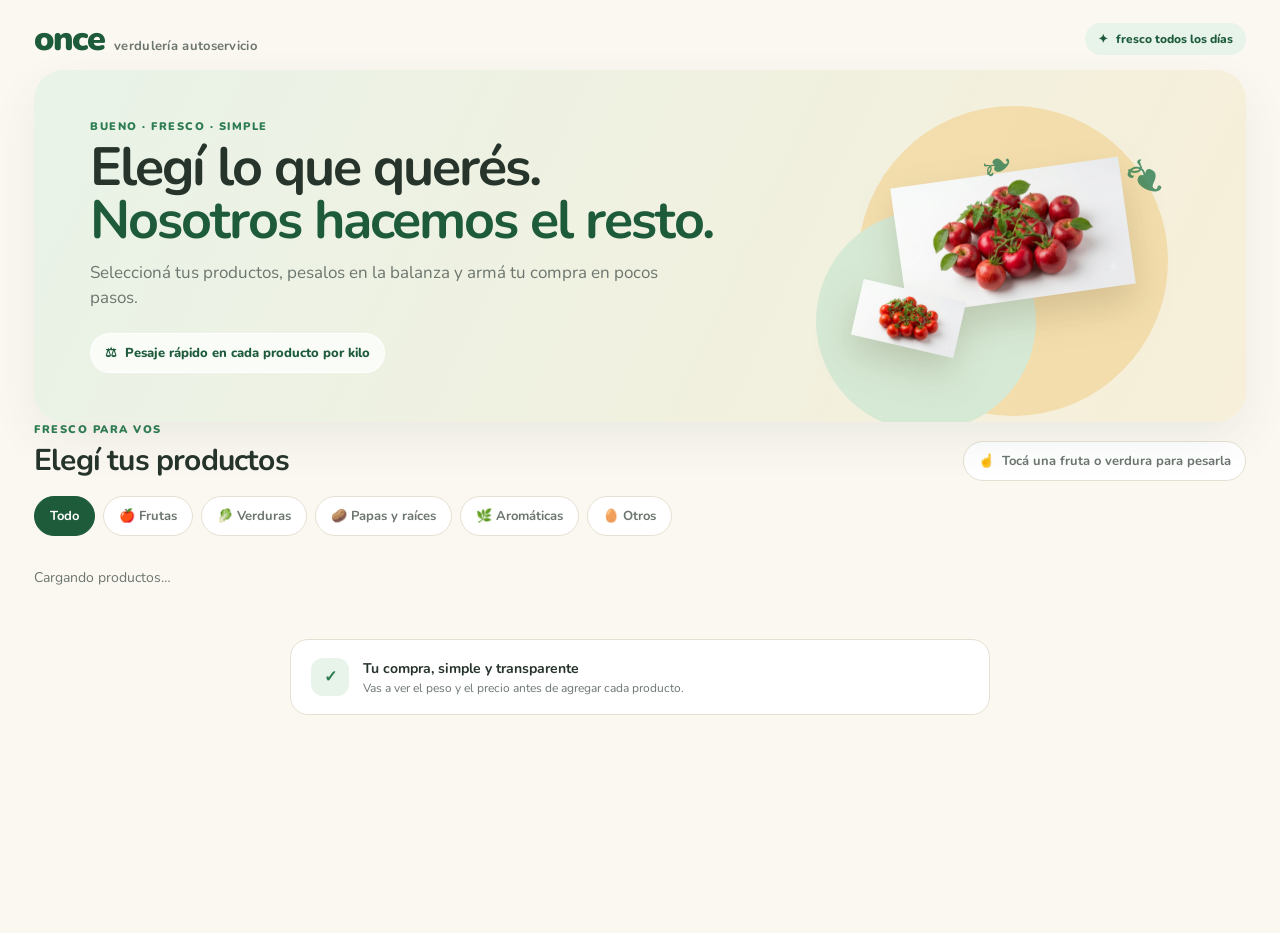
<file: index.html>
<!DOCTYPE html>
<html lang="es">
<head>
<meta charset="UTF-8">
<meta name="viewport" content="width=device-width, initial-scale=1, viewport-fit=cover">
<meta name="theme-color" content="#2E7D52">
<title>once · verdulería</title>
<link rel="manifest" href="manifest.json">
<link rel="icon" href="icons/icon-192.png">
<link rel="apple-touch-icon" href="icons/icon-192.png">
<link rel="preconnect" href="https://fonts.googleapis.com">
<link rel="preconnect" href="https://fonts.gstatic.com" crossorigin>
<link href="https://fonts.googleapis.com/css2?family=Nunito:wght@400;500;600;700;800;900&display=swap" rel="stylesheet">
<link rel="stylesheet" href="style.css">
</head>
<body>

<header class="topbar">
  <div class="brand-wrap">
    <span class="brand">once</span>
    <span class="brand-sub">verdulería autoservicio</span>
  </div>
  <div class="topbar-right">
    <span class="fresh-pill"><span class="leaf-dot">✦</span> fresco todos los días</span>
    <span id="badge-pedido" class="badge-pedido oculto"></span>
  </div>
</header>

<main id="vista-catalogo" class="catalogo">
  <section class="hero">
    <div class="hero-copy">
      <span class="eyebrow" id="hero-eyebrow">BUENO · FRESCO · SIMPLE</span>
      <h1 id="hero-titulo">Elegí lo que querés.<br><strong>Nosotros hacemos el resto.</strong></h1>
      <p id="hero-subtitulo">Seleccioná tus productos, pesalos en la balanza y armá tu compra en pocos pasos.</p>
      <div class="hero-actions">
        <span class="hero-note" id="hero-nota"><span>⚖</span> Pesaje rápido en cada producto por kilo</span>
      </div>
    </div>
    <div class="hero-art" aria-hidden="true">
      <div class="hero-circle hero-circle-one"></div>
      <div class="hero-circle hero-circle-two"></div>
      <img src="productos/manzana.png" alt="" class="hero-fruit hero-fruit-main" id="hero-img-principal">
      <img src="productos/tomate.png" alt="" class="hero-fruit hero-fruit-small" id="hero-img-secundaria">
      <span class="hero-leaf leaf-one">❧</span>
      <span class="hero-leaf leaf-two">❧</span>
    </div>
  </section>

  <section class="promo-strip oculto" id="promo-strip" aria-label="Promociones">
    <div class="promo-main">
      <div class="promo-icon">%</div>
      <div>
        <span class="promo-kicker">OFERTA DESTACADA</span>
        <strong id="promo-strip-titulo">Más llevás, más aprovechás</strong>
        <span id="promo-strip-detalle">Las promociones aparecen directamente en cada producto.</span>
      </div>
    </div>
    <div class="promo-arrow">→</div>
  </section>

  <section class="catalog-head">
    <div>
      <span class="section-kicker">FRESCO PARA VOS</span>
      <h2>Elegí tus productos</h2>
    </div>
    <div class="catalog-tip"><span>☝</span> Tocá una fruta o verdura para pesarla</div>
  </section>

  <div class="category-pills" aria-label="Categorías">
    <button class="category-pill active" data-categoria="">Todo</button>
    <button class="category-pill" data-categoria="Frutas">🍎 Frutas</button>
    <button class="category-pill" data-categoria="Verduras">🥬 Verduras</button>
    <button class="category-pill" data-categoria="Papas y raíces">🥔 Papas y raíces</button>
    <button class="category-pill" data-categoria="Aromáticas">🌿 Aromáticas</button>
    <button class="category-pill" data-categoria="Otros">🥚 Otros</button>
  </div>

  <div id="lista-productos" class="grid-productos">
    <p class="muted">Cargando productos…</p>
  </div>

  <section class="bottom-promise">
    <div class="promise-icon">✓</div>
    <div>
      <strong>Tu compra, simple y transparente</strong>
      <span>Vas a ver el peso y el precio antes de agregar cada producto.</span>
    </div>
  </section>
</main>

<footer id="barra-carrito" class="barra-carrito oculto">
  <button id="btn-ver-carrito" class="btn-primario cart-bar-button">
    <span class="cart-bar-left"><span class="cart-icon">🛒</span><span><b id="carrito-cantidad">0</b> productos</span></span>
    <span class="cart-bar-right"><span id="carrito-total">$0</span><span class="cart-arrow">→</span></span>
  </button>
</footer>

<section id="vista-carrito" class="panel oculto">
  <div class="panel-shell">
    <div class="panel-header">
      <div class="panel-title-wrap"><span class="panel-icon">🛒</span><div><span class="section-kicker">TU COMPRA</span><h2>Tu changuito</h2></div></div>
      <button class="btn-texto" id="btn-cerrar-carrito">Volver</button>
    </div>
    <div id="lista-carrito"></div>
    <div class="total-card"><span>Total de tu compra</span><strong id="carrito-total-2">$0</strong></div>
    <button id="btn-ir-pago" class="btn-primario btn-ancho">Continuar al pago <span>→</span></button>
  </div>
</section>

<section id="vista-pago" class="panel oculto">
  <div class="panel-shell narrow-shell">
    <div class="panel-header">
      <div class="panel-title-wrap"><span class="panel-icon">💳</span><div><span class="section-kicker">ÚLTIMO PASO</span><h2>¿Cómo pagás?</h2></div></div>
      <button class="btn-texto" id="btn-cerrar-pago">Volver</button>
    </div>
    <p class="panel-lead">Elegí la forma que te resulte más cómoda.</p>
    <div class="metodos-pago">
      <button class="metodo-pago" data-metodo="efectivo"><span class="pay-icon">💵</span><span><span class="metodo-titulo">Efectivo</span><span class="metodo-sub">Pagás en el mostrador</span></span><span class="pay-arrow">→</span></button>
      <button class="metodo-pago" data-metodo="transferencia"><span class="pay-icon">🏦</span><span><span class="metodo-titulo">Transferencia</span><span class="metodo-sub">Por alias, confirmamos al ver el ingreso</span></span><span class="pay-arrow">→</span></button>
      <button class="metodo-pago" id="btn-metodo-combinado"><span class="pay-icon">🔄</span><span><span class="metodo-titulo">Pago combinado</span><span class="metodo-sub">Parte efectivo, parte transferencia</span></span><span class="pay-arrow">→</span></button>
      <button class="metodo-pago mercadopago" data-metodo="mercadopago"><span class="pay-icon">MP</span><span><span class="metodo-titulo">Mercado Pago</span><span class="metodo-sub">Con un pequeño recargo por el costo del servicio</span></span><span class="pay-arrow">→</span></button>
    </div>
    <div id="panel-combinado" class="panel-combinado oculto">
      <label>¿Cuánto pagás en efectivo?
        <input type="number" id="input-combinado-efectivo" min="0" step="1" inputmode="decimal">
      </label>
      <p class="muted">Transferencia: <strong id="combinado-transferencia">$0</strong></p>
      <button class="btn-primario" id="btn-confirmar-combinado">Confirmar pago combinado</button>
    </div>
  </div>
</section>

<section id="vista-espera" class="panel oculto">
  <div class="espera-contenido panel-shell narrow-shell">
    <div class="success-orbit">✓</div>
    <p class="espera-numero" id="espera-numero-pedido">Pedido</p>
    <p class="espera-monto" id="espera-monto">$0</p>
    <p id="espera-estado" class="espera-estado">Esperando confirmación</p>
    <p class="muted espera-copy" id="espera-instrucciones"></p>
    <button id="btn-nuevo-pedido" class="btn-texto oculto">Hacer otro pedido</button>
  </div>
</section>

<section id="vista-pesaje" class="panel oculto">
  <div class="panel-shell weigh-shell">
    <div class="panel-header">
      <div class="panel-title-wrap"><span class="panel-icon">⚖</span><div><span class="section-kicker">PESAJE</span><h2 id="pesaje-nombre">Producto</h2></div></div>
      <button class="btn-texto" id="btn-cerrar-pesaje">Cancelar</button>
    </div>
    <div class="weigh-hint"><span>⚖</span><div><strong>Colocá el producto en la balanza</strong><small>Por ahora podés ingresar el peso manualmente. La balanza automática se conectará más adelante.</small></div></div>
    <div class="pesaje-contenido">
      <div class="pesaje-input-fila"><input type="number" id="pesaje-input" class="input-pesaje-grande" min="0.1" step="0.1" inputmode="decimal" value="0.0"><span class="pesaje-unidad">kg</span></div>
      <p class="pesaje-precio-kg" id="pesaje-precio-kg"></p>
      <p class="pesaje-subtotal" id="pesaje-subtotal">$0</p>
    </div>
    <button id="btn-agregar-pesaje" class="btn-primario btn-ancho">Agregar al carrito <span>→</span></button>
  </div>
</section>

<script type="module" src="app.js"></script>
</body>
</html>
</file>
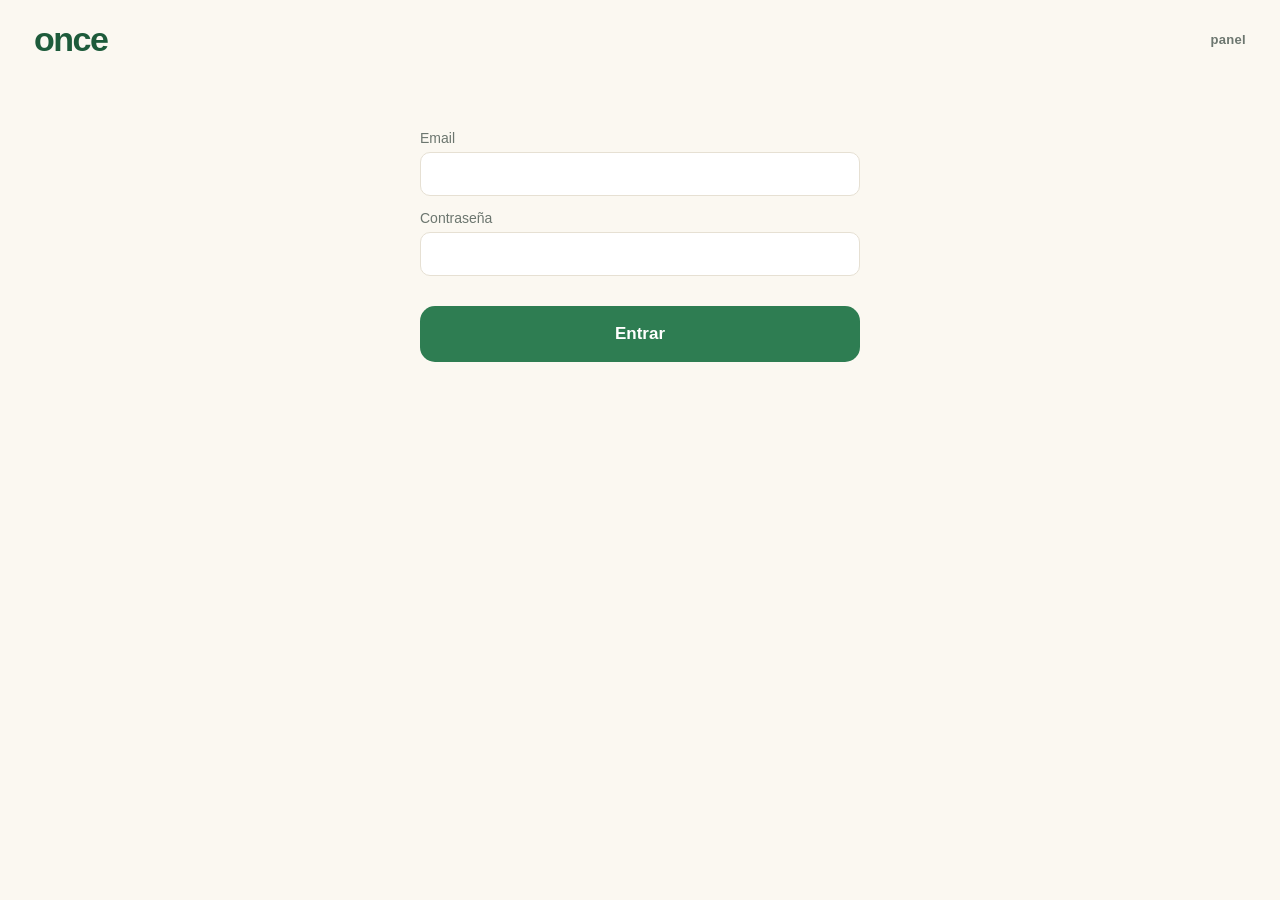
<file: admin.html>
<!DOCTYPE html>
<html lang="es">
<head>
<meta charset="UTF-8">
<meta name="viewport" content="width=device-width, initial-scale=1">
<title>once · panel</title>
<link rel="stylesheet" href="style.css">
</head>
<body>

<header class="topbar">
  <span class="brand">once</span>
  <span class="brand-sub">panel</span>
</header>

<section id="vista-login" class="admin-contenido">
  <form id="form-login" class="form-login">
    <label>Email
      <input type="email" id="login-email" required autocomplete="username">
    </label>
    <label>Contraseña
      <input type="password" id="login-password" required autocomplete="current-password">
    </label>
    <button type="submit" class="btn-primario btn-ancho">Entrar</button>
    <p id="login-error" class="error oculto"></p>
  </form>
</section>

<main id="vista-panel" class="admin-contenido oculto">

  <section class="bloque">
    <h2>Pendientes de confirmar</h2>
    <div id="lista-pendientes"><p class="muted">Cargando…</p></div>
  </section>

  <section class="bloque">
    <h2>Hoy</h2>
    <div id="resumen-hoy" class="resumen-grid"></div>
  </section>

  <section class="bloque">
    <a href="compras.html" class="btn-primario btn-enlace">Cargar compras y mermas</a>
  </section>

  <button id="btn-salir" class="btn-texto">Cerrar sesión</button>
</main>

<script type="module" src="admin.js"></script>
</body>
</html>
</file>
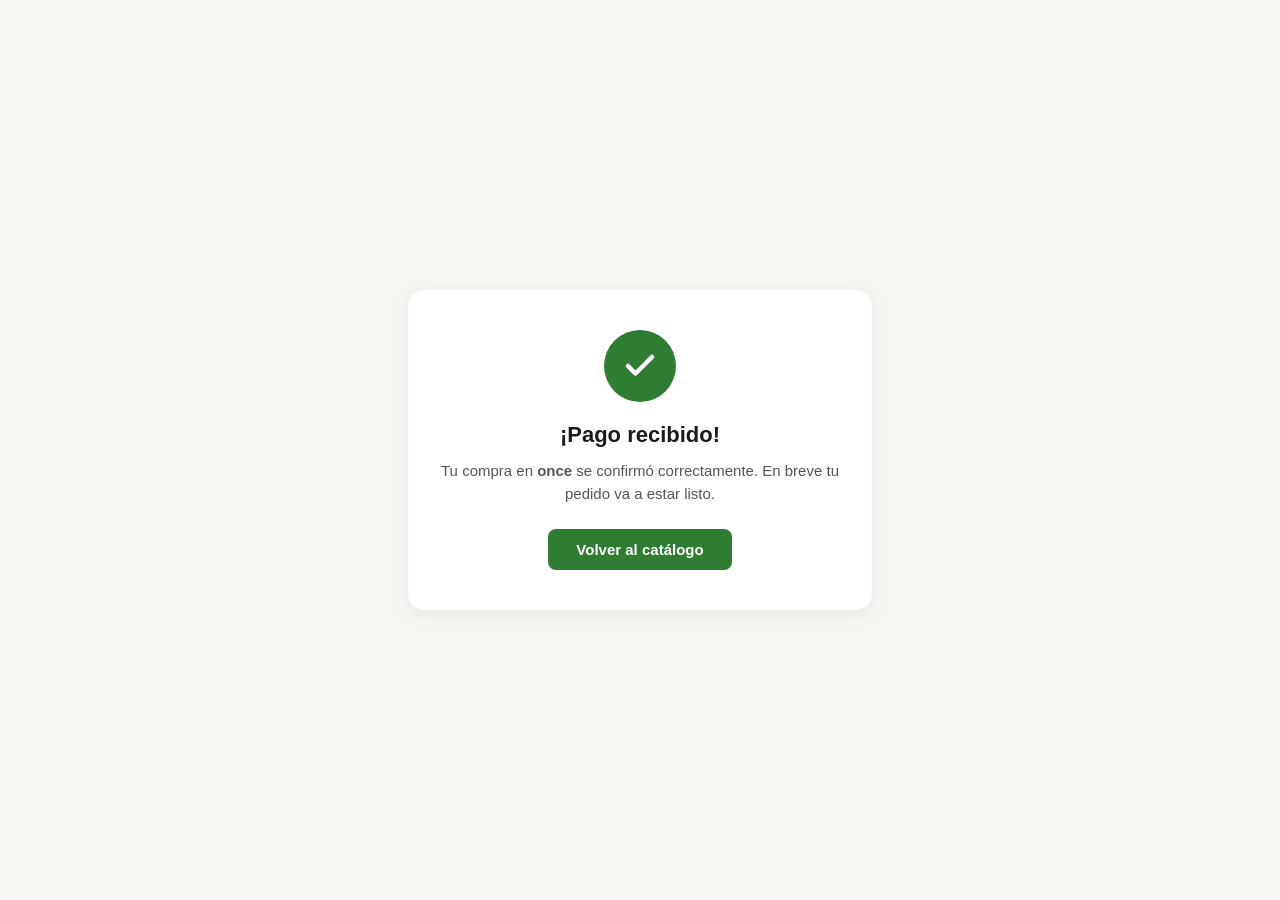
<file: pago-exitoso.html>
<!DOCTYPE html>
<html lang="es">
<head>
<meta charset="UTF-8">
<meta name="viewport" content="width=device-width, initial-scale=1.0">
<title>¡Pago exitoso! - once</title>
<style>
  body {
    font-family: -apple-system, BlinkMacSystemFont, 'Segoe UI', Roboto, sans-serif;
    background: #f4f7f2;
    margin: 0;
    display: flex;
    align-items: center;
    justify-content: center;
    min-height: 100vh;
    padding: 20px;
    box-sizing: border-box;
  }
  .card {
    background: #ffffff;
    border-radius: 16px;
    padding: 40px 32px;
    max-width: 400px;
    width: 100%;
    text-align: center;
    box-shadow: 0 4px 20px rgba(0,0,0,0.08);
  }
  .icon {
    width: 72px;
    height: 72px;
    background: #2e7d32;
    border-radius: 50%;
    display: flex;
    align-items: center;
    justify-content: center;
    margin: 0 auto 20px;
  }
  .icon svg {
    width: 36px;
    height: 36px;
  }
  h1 {
    color: #1b1b1b;
    font-size: 22px;
    margin: 0 0 12px;
  }
  p {
    color: #555;
    font-size: 15px;
    line-height: 1.5;
    margin: 0 0 24px;
  }
  a.btn {
    display: inline-block;
    background: #2e7d32;
    color: #fff;
    text-decoration: none;
    padding: 12px 28px;
    border-radius: 8px;
    font-weight: 600;
    font-size: 15px;
  }
</style>
</head>
<body>
  <div class="card">
    <div class="icon">
      <svg viewBox="0 0 24 24" fill="none" stroke="#fff" stroke-width="3" stroke-linecap="round" stroke-linejoin="round">
        <polyline points="20 6 9 17 4 12"></polyline>
      </svg>
    </div>
    <h1>¡Pago recibido!</h1>
    <p>Tu compra en <strong>once</strong> se confirmó correctamente. En breve tu pedido va a estar listo.</p>
    <a class="btn" href="./index.html">Volver al catálogo</a>
  </div>
</body>
</html>
</file>
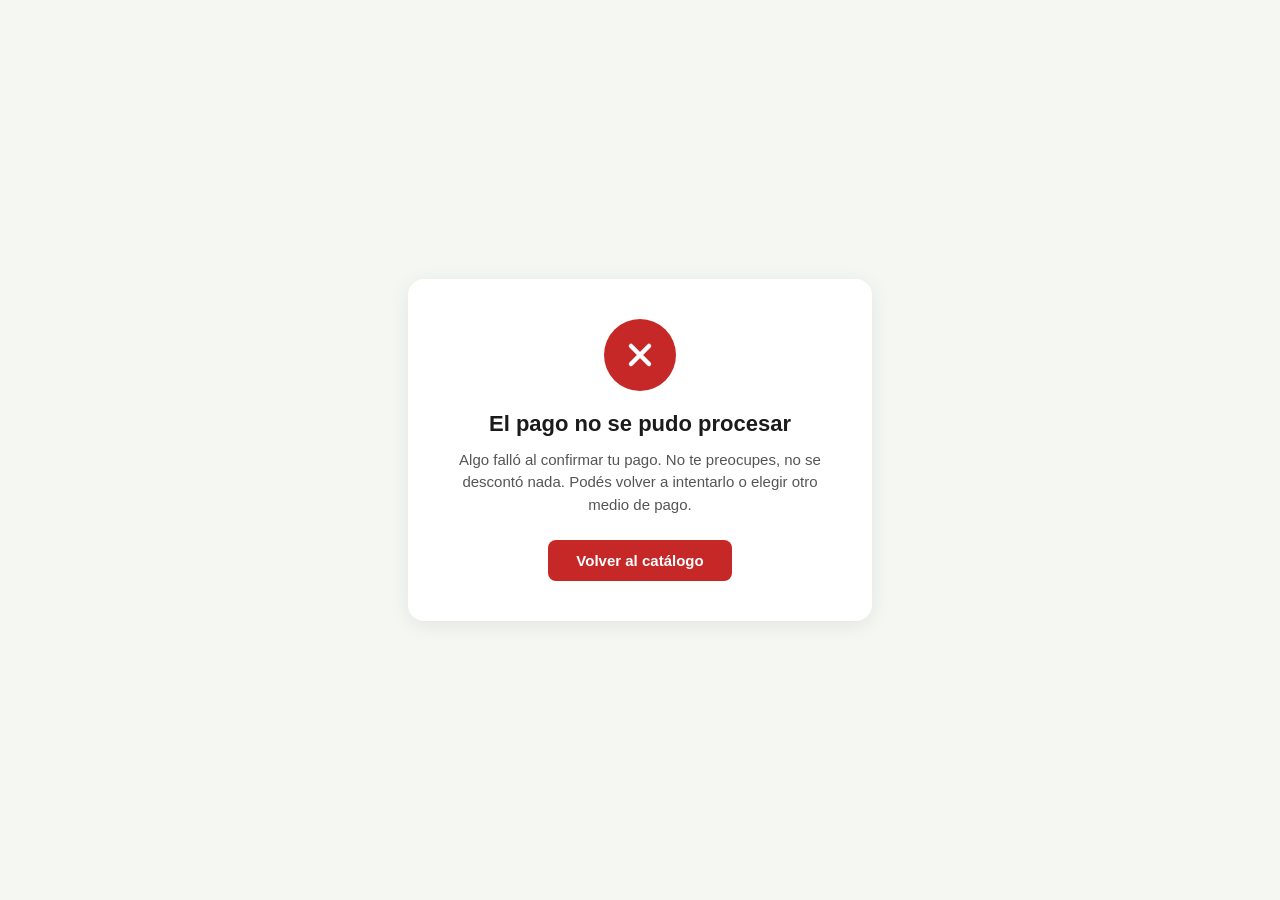
<file: pago-fallido.html>
<!DOCTYPE html>
<html lang="es">
<head>
<meta charset="UTF-8">
<meta name="viewport" content="width=device-width, initial-scale=1.0">
<title>Pago no procesado - once</title>
<style>
  body {
    font-family: -apple-system, BlinkMacSystemFont, 'Segoe UI', Roboto, sans-serif;
    background: #f4f7f2;
    margin: 0;
    display: flex;
    align-items: center;
    justify-content: center;
    min-height: 100vh;
    padding: 20px;
    box-sizing: border-box;
  }
  .card {
    background: #ffffff;
    border-radius: 16px;
    padding: 40px 32px;
    max-width: 400px;
    width: 100%;
    text-align: center;
    box-shadow: 0 4px 20px rgba(0,0,0,0.08);
  }
  .icon {
    width: 72px;
    height: 72px;
    background: #c62828;
    border-radius: 50%;
    display: flex;
    align-items: center;
    justify-content: center;
    margin: 0 auto 20px;
  }
  .icon svg {
    width: 36px;
    height: 36px;
  }
  h1 {
    color: #1b1b1b;
    font-size: 22px;
    margin: 0 0 12px;
  }
  p {
    color: #555;
    font-size: 15px;
    line-height: 1.5;
    margin: 0 0 24px;
  }
  a.btn {
    display: inline-block;
    background: #c62828;
    color: #fff;
    text-decoration: none;
    padding: 12px 28px;
    border-radius: 8px;
    font-weight: 600;
    font-size: 15px;
  }
</style>
</head>
<body>
  <div class="card">
    <div class="icon">
      <svg viewBox="0 0 24 24" fill="none" stroke="#fff" stroke-width="3" stroke-linecap="round" stroke-linejoin="round">
        <line x1="18" y1="6" x2="6" y2="18"></line>
        <line x1="6" y1="6" x2="18" y2="18"></line>
      </svg>
    </div>
    <h1>El pago no se pudo procesar</h1>
    <p>Algo falló al confirmar tu pago. No te preocupes, no se descontó nada. Podés volver a intentarlo o elegir otro medio de pago.</p>
    <a class="btn" href="./index.html">Volver al catálogo</a>
  </div>
</body>
</html>
</file>
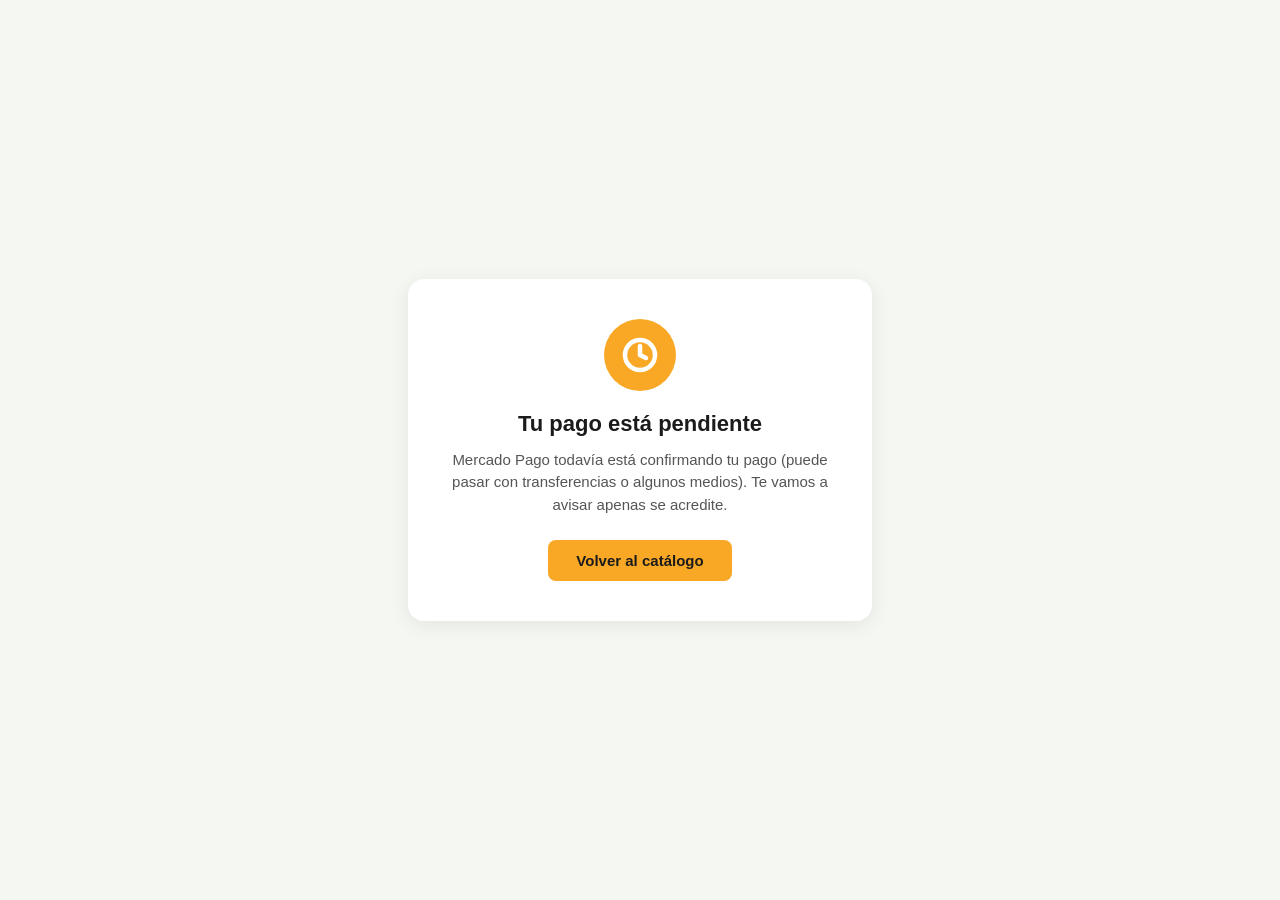
<file: pago-pendiente.html>
<!DOCTYPE html>
<html lang="es">
<head>
<meta charset="UTF-8">
<meta name="viewport" content="width=device-width, initial-scale=1.0">
<title>Pago pendiente - once</title>
<style>
  body {
    font-family: -apple-system, BlinkMacSystemFont, 'Segoe UI', Roboto, sans-serif;
    background: #f4f7f2;
    margin: 0;
    display: flex;
    align-items: center;
    justify-content: center;
    min-height: 100vh;
    padding: 20px;
    box-sizing: border-box;
  }
  .card {
    background: #ffffff;
    border-radius: 16px;
    padding: 40px 32px;
    max-width: 400px;
    width: 100%;
    text-align: center;
    box-shadow: 0 4px 20px rgba(0,0,0,0.08);
  }
  .icon {
    width: 72px;
    height: 72px;
    background: #f9a825;
    border-radius: 50%;
    display: flex;
    align-items: center;
    justify-content: center;
    margin: 0 auto 20px;
  }
  .icon svg {
    width: 36px;
    height: 36px;
  }
  h1 {
    color: #1b1b1b;
    font-size: 22px;
    margin: 0 0 12px;
  }
  p {
    color: #555;
    font-size: 15px;
    line-height: 1.5;
    margin: 0 0 24px;
  }
  a.btn {
    display: inline-block;
    background: #f9a825;
    color: #1b1b1b;
    text-decoration: none;
    padding: 12px 28px;
    border-radius: 8px;
    font-weight: 600;
    font-size: 15px;
  }
</style>
</head>
<body>
  <div class="card">
    <div class="icon">
      <svg viewBox="0 0 24 24" fill="none" stroke="#fff" stroke-width="3" stroke-linecap="round" stroke-linejoin="round">
        <circle cx="12" cy="12" r="10"></circle>
        <polyline points="12 6 12 12 16 14"></polyline>
      </svg>
    </div>
    <h1>Tu pago está pendiente</h1>
    <p>Mercado Pago todavía está confirmando tu pago (puede pasar con transferencias o algunos medios). Te vamos a avisar apenas se acredite.</p>
    <a class="btn" href="./index.html">Volver al catálogo</a>
  </div>
</body>
</html>
</file>
<file: style.css>
:root {
  --verde: #2F7A4D;
  --verde-oscuro: #1F5636;
  --tomate: #D8572E;
  --crema: #FAF7F0;
  --texto: #2B2B26;
  --texto-suave: #6B6A62;
  --borde: #E7E2D6;
  --blanco: #FFFFFF;
}

* { box-sizing: border-box; }

body {
  margin: 0;
  font-family: -apple-system, BlinkMacSystemFont, "Segoe UI", Roboto, sans-serif;
  background: var(--crema);
  color: var(--texto);
  padding-bottom: 88px;
}

.topbar {
  display: flex;
  align-items: baseline;
  gap: 8px;
  padding: 20px 20px 12px;
}

.brand {
  font-size: 22px;
  font-weight: 700;
  color: var(--verde-oscuro);
}

.brand-sub {
  font-size: 14px;
  color: var(--texto-suave);
}

.muted { color: var(--texto-suave); font-size: 14px; }

.grid-productos {
  display: grid;
  grid-template-columns: repeat(auto-fill, minmax(150px, 1fr));
  gap: 12px;
  padding: 4px 20px 20px;
}

.tarjeta-producto {
  background: var(--blanco);
  border: 1px solid var(--borde);
  border-radius: 14px;
  padding: 14px;
  display: flex;
  flex-direction: column;
  gap: 6px;
}

.tarjeta-producto .nombre {
  font-weight: 600;
  font-size: 17px;
}

.tarjeta-producto .precio {
  color: var(--texto-suave);
  font-size: 16px;
  font-weight: 600;
}

.tarjeta-producto .fila-cantidad {
  display: flex;
  align-items: center;
  justify-content: space-between;
  margin-top: 4px;
}

.btn-cantidad {
  width: 32px;
  height: 32px;
  border-radius: 50%;
  border: 1px solid var(--borde);
  background: var(--crema);
  font-size: 18px;
  line-height: 1;
  color: var(--verde-oscuro);
}

.btn-agregar {
  width: 100%;
  padding: 10px;
  border: none;
  border-radius: 10px;
  background: var(--verde);
  color: white;
  font-weight: 600;
  font-size: 14px;
}

.barra-carrito {
  position: fixed;
  bottom: 0;
  left: 0;
  right: 0;
  padding: 12px 20px calc(12px + env(safe-area-inset-bottom));
  background: var(--crema);
  border-top: 1px solid var(--borde);
}

.btn-primario {
  width: 100%;
  padding: 14px;
  border: none;
  border-radius: 12px;
  background: var(--verde);
  color: white;
  font-weight: 600;
  font-size: 16px;
}

.btn-ancho { margin-top: 16px; }

.btn-texto {
  background: none;
  border: none;
  color: var(--verde-oscuro);
  font-size: 14px;
  font-weight: 600;
}

.panel {
  position: fixed;
  inset: 0;
  background: var(--crema);
  padding: 20px;
  overflow-y: auto;
  z-index: 10;
}

.panel-header {
  display: flex;
  justify-content: space-between;
  align-items: center;
  margin-bottom: 16px;
}

.panel-header h2 { margin: 0; font-size: 20px; }

.fila-carrito {
  display: flex;
  justify-content: space-between;
  align-items: center;
  padding: 12px 0;
  border-bottom: 1px solid var(--borde);
  font-size: 16px;
}

.total-row {
  display: flex;
  justify-content: space-between;
  padding-top: 16px;
  font-size: 20px;
}

.metodos-pago {
  display: flex;
  flex-direction: column;
  gap: 10px;
}

.metodo-pago {
  text-align: left;
  padding: 16px;
  border: 1px solid var(--borde);
  border-radius: 12px;
  background: var(--blanco);
  display: flex;
  flex-direction: column;
  gap: 2px;
}

.metodo-pago:disabled { opacity: 0.5; }

.metodo-titulo { font-weight: 600; font-size: 17px; }
.metodo-sub { font-size: 15px; color: var(--texto-suave); }

.espera-contenido {
  text-align: center;
  padding-top: 80px;
}

.espera-numero { color: var(--texto-suave); font-size: 14px; margin-bottom: 4px; }
.espera-monto { font-size: 32px; font-weight: 700; margin: 0 0 16px; }

.espera-estado {
  display: inline-block;
  background: #FAEEDA;
  color: #854F0B;
  padding: 6px 14px;
  border-radius: 20px;
  font-size: 13px;
  font-weight: 600;
}

.espera-estado.pagado { background: #EAF3DE; color: #3B6D11; }
.espera-estado.vencido { background: #FCEBEB; color: #A32D2D; }

.oculto { display: none !important; }

/* --- Panel de admin --- */

.admin-contenido {
  max-width: 480px;
  margin: 0 auto;
  padding: 20px;
}

.form-login {
  display: flex;
  flex-direction: column;
  gap: 14px;
  margin-top: 40px;
}

.form-login label {
  display: flex;
  flex-direction: column;
  gap: 6px;
  font-size: 14px;
  color: var(--texto-suave);
}

.form-login input {
  padding: 12px;
  border: 1px solid var(--borde);
  border-radius: 10px;
  font-size: 16px;
}

.error { color: var(--tomate); font-size: 14px; }

.bloque { margin-bottom: 28px; }
.bloque h2 { font-size: 16px; margin: 0 0 12px; }

.fila-pendiente {
  display: flex;
  align-items: center;
  justify-content: space-between;
  background: var(--blanco);
  border: 1px solid var(--borde);
  border-radius: 12px;
  padding: 12px 14px;
  margin-bottom: 8px;
}

.fila-titulo { font-weight: 600; font-size: 14px; margin: 0; }

.btn-confirmar {
  padding: 8px 14px;
  border: none;
  border-radius: 8px;
  background: var(--verde);
  color: white;
  font-weight: 600;
  font-size: 13px;
}

.resumen-grid {
  display: grid;
  grid-template-columns: 1fr 1fr;
  gap: 10px;
}

.resumen-item {
  background: var(--blanco);
  border: 1px solid var(--borde);
  border-radius: 10px;
  padding: 12px;
  display: flex;
  flex-direction: column;
  gap: 4px;
}

.resumen-item strong { font-size: 18px; }


/* --- Foto del producto --- */

.foto-producto {
  width: 100%;
  aspect-ratio: 1 / 1;
  object-fit: cover;
  border-radius: 10px;
  background: var(--crema);
}

.foto-vacia {
  background: linear-gradient(135deg, var(--borde), var(--crema));
}

.input-unidad {
  width: 44px;
  text-align: center;
  border: 1px solid var(--borde);
  border-radius: 8px;
  padding: 4px;
  font-size: 15px;
}

/* --- Detalle de productos por pedido, en el panel --- */

.detalle-pedido {
  background: var(--blanco);
  border: 1px solid var(--borde);
  border-radius: 12px;
  padding: 12px 14px;
  margin-bottom: 8px;
}

.detalle-pedido summary {
  display: flex;
  justify-content: space-between;
  align-items: center;
  cursor: pointer;
  list-style: none;
}

.detalle-pedido summary::-webkit-details-marker { display: none; }

.detalle-items {
  margin: 10px 0;
  padding-top: 10px;
  border-top: 1px solid var(--borde);
}

.item-detalle {
  display: flex;
  justify-content: space-between;
  font-size: 13px;
  color: var(--texto-suave);
  padding: 3px 0;
}


/* --- Pantalla grande de pesaje --- */

.foto-pesable { cursor: pointer; }

.resumen-peso {
  font-size: 13px;
  color: var(--texto-suave);
  margin: 2px 0 0;
}

.pesaje-contenido {
  text-align: center;
  padding-top: 40px;
}

.pesaje-input-fila {
  display: flex;
  align-items: baseline;
  justify-content: center;
  gap: 8px;
}

.input-pesaje-grande {
  width: 160px;
  font-size: 56px;
  font-weight: 700;
  text-align: right;
  border: none;
  background: none;
  color: var(--verde-oscuro);
}

.pesaje-unidad {
  font-size: 24px;
  color: var(--texto-suave);
}

.pesaje-precio-kg {
  color: var(--texto-suave);
  font-size: 15px;
  margin: 8px 0 0;
}

.pesaje-subtotal {
  font-size: 28px;
  font-weight: 700;
  margin: 16px 0 0;
}

/* --- Tilde de "ya está en el carrito" --- */

.foto-wrap {
  position: relative;
}

.foto-producto.en-carrito {
  opacity: 0.55;
}

.badge-check {
  position: absolute;
  top: 6px;
  right: 6px;
  width: 26px;
  height: 26px;
  border-radius: 50%;
  background: var(--verde);
  color: white;
  display: flex;
  align-items: center;
  justify-content: center;
  font-size: 14px;
  font-weight: 700;
  box-shadow: 0 1px 3px rgba(0,0,0,0.25);
}

/* --- Badge de numero de pedido en la barra superior --- */

.badge-pedido {
  margin-left: auto;
  background: var(--verde);
  color: white;
  font-size: 13px;
  font-weight: 700;
  padding: 6px 12px;
  border-radius: 20px;
}

.acciones-pedido {
  display: flex;
  gap: 8px;
}

.acciones-pedido .btn-confirmar { flex: 1; }

.btn-cancelar {
  padding: 8px 14px;
  border: 1px solid var(--tomate);
  border-radius: 8px;
  background: none;
  color: var(--tomate);
  font-weight: 600;
  font-size: 13px;
}

/* --- Compras y mermas --- */

.subtitulo {
  font-size: 14px;
  font-weight: 600;
  color: var(--texto-suave);
  margin: 20px 0 10px;
}

.form-carga {
  display: flex;
  flex-direction: column;
  gap: 14px;
}

.form-carga label {
  display: flex;
  flex-direction: column;
  gap: 6px;
  font-size: 14px;
  color: var(--texto-suave);
}

.form-carga input,
.form-carga select {
  padding: 12px;
  border: 1px solid var(--borde);
  border-radius: 10px;
  font-size: 16px;
  font-family: inherit;
  background: var(--blanco);
  color: var(--texto);
}

.fila-2 {
  display: grid;
  grid-template-columns: 1fr 1fr;
  gap: 12px;
}

.sugerencia-precio {
  background: var(--blanco);
  border: 1px solid var(--borde);
  border-radius: 12px;
  padding: 14px;
  margin-top: -4px;
  margin-bottom: 20px;
}

.sugerencia-linea { margin: 0 0 4px; font-size: 14px; }
.sugerencia-linea:last-of-type { margin-bottom: 12px; }

/* --- Página de compras y mermas: volver + pestañas --- */

.btn-volver {
  text-decoration: none;
  color: var(--verde-oscuro);
  font-size: 20px;
  font-weight: 700;
  line-height: 1;
}

.tabs {
  display: flex;
  gap: 8px;
  margin-bottom: 20px;
}

.tab {
  flex: 1;
  padding: 12px;
  border: 1px solid var(--borde);
  border-radius: 10px;
  background: var(--blanco);
  color: var(--texto-suave);
  font-weight: 600;
  font-size: 14px;
}

.tab.activa {
  background: var(--verde);
  color: white;
  border-color: var(--verde);
}

.btn-enlace {
  display: block;
  text-align: center;
  text-decoration: none;
}

/* --- Selector de madurez (3 opciones tipo segmented control) --- */

.grupo-opciones {
  display: flex;
  gap: 6px;
}

.opcion-btn {
  flex: 1;
  padding: 10px 6px;
  border: 1px solid var(--borde);
  border-radius: 8px;
  background: var(--blanco);
  color: var(--texto-suave);
  font-size: 12px;
  font-weight: 600;
  text-align: center;
}

.opcion-btn.activa {
  background: var(--verde);
  color: white;
  border-color: var(--verde);
}

/* --- Switch tipo iOS (usado para Depósito / Salón) --- */

.switch-fila {
  display: flex;
  align-items: center;
  gap: 10px;
  margin: 6px 0 4px;
}

.switch-etiqueta {
  font-size: 14px;
  color: var(--texto-suave);
}

.switch {
  position: relative;
  display: inline-block;
  width: 46px;
  height: 26px;
  flex-shrink: 0;
}

.switch input {
  opacity: 0;
  width: 0;
  height: 0;
}

.switch-slider {
  position: absolute;
  cursor: pointer;
  inset: 0;
  background: var(--borde);
  transition: 0.2s;
  border-radius: 26px;
}

.switch-slider::before {
  content: "";
  position: absolute;
  height: 20px;
  width: 20px;
  left: 3px;
  bottom: 3px;
  background: white;
  transition: 0.2s;
  border-radius: 50%;
  box-shadow: 0 1px 2px rgba(0, 0, 0, 0.2);
}

.switch input:checked + .switch-slider {
  background: var(--verde);
}

.switch input:checked + .switch-slider::before {
  transform: translateX(20px);
}

.tab-panel { margin-top: 4px; }

/* --- Oferta: cinta con % y ejemplo de 2kg (el precio se muestra normal) --- */

.cinta-oferta {
  position: absolute;
  top: 6px;
  left: 6px;
  background: var(--tomate);
  color: white;
  font-size: 12px;
  font-weight: 800;
  padding: 3px 7px;
  border-radius: 6px;
  box-shadow: 0 1px 3px rgba(0, 0, 0, 0.25);
}

.ejemplo-oferta {
  margin: 2px 0 0;
  font-size: 12px;
  font-weight: 600;
  color: var(--verde-oscuro);
}

.sugerencia-precio label {
  display: block;
  font-size: 13px;
  color: var(--texto-suave);
  margin: 6px 0 10px;
}

.sugerencia-precio input {
  width: 100%;
  padding: 10px;
  border: 1px solid var(--borde);
  border-radius: 8px;
  font-size: 16px;
  font-family: inherit;
  margin-top: 4px;
  box-sizing: border-box;
}

.btn-enlace-chico {
  align-self: flex-start;
  padding: 0;
  font-size: 13px;
  font-weight: 600;
  margin: -6px 0 4px;
}

#form-nuevo-producto {
  background: var(--crema);
  border: 1px dashed var(--borde);
  border-radius: 10px;
  padding: 12px;
  margin-bottom: 4px;
}

/* --- Pago combinado --- */

.panel-combinado {
  margin-top: 14px;
  padding: 14px;
  background: var(--blanco);
  border: 1px solid var(--borde);
  border-radius: 12px;
}

.panel-combinado label {
  display: block;
  font-size: 14px;
  color: var(--texto-suave);
  margin-bottom: 10px;
}

.panel-combinado input {
  width: 100%;
  padding: 12px;
  border: 1px solid var(--borde);
  border-radius: 10px;
  font-size: 16px;
  font-family: inherit;
  margin-top: 6px;
  box-sizing: border-box;
}

.campo-precio-maduracion {
  display: block;
  font-size: 13px;
  color: var(--texto-suave);
  margin: 6px 0 10px;
}

.input-precio-maduracion {
  width: 100%;
  padding: 10px;
  border: 1px solid var(--borde);
  border-radius: 8px;
  font-size: 16px;
  font-family: inherit;
  margin-top: 4px;
  box-sizing: border-box;
}

.detalle-pedido label {
  display: block;
  font-size: 13px;
  color: var(--texto-suave);
  margin: 8px 0 10px;
}

.detalle-pedido input {
  width: 100%;
  padding: 10px;
  border: 1px solid var(--borde);
  border-radius: 8px;
  font-size: 16px;
  font-family: inherit;
  margin-top: 4px;
  box-sizing: border-box;
}


/* ============================================================
   ONCE · REDISEÑO V1 — SOLO CLIENTE
   La lógica de app.js no se modifica.
   ============================================================ */
:root {
  --verde: #2E7D52;
  --verde-oscuro: #1D5B3B;
  --verde-suave: #E8F3EA;
  --tomate: #E3643A;
  --naranja: #F3A33D;
  --crema: #FBF8F1;
  --crema-2: #F4EFE3;
  --texto: #26342B;
  --texto-suave: #6C766F;
  --borde: #E6E0D3;
  --blanco: #FFFFFF;
}

body {
  font-family: 'Nunito', -apple-system, BlinkMacSystemFont, 'Segoe UI', sans-serif;
  background: var(--crema);
  color: var(--texto);
}

.topbar {
  max-width: 1380px; margin: 0 auto; padding: 22px 34px 14px;
  align-items: center; justify-content: space-between; gap: 20px;
}
.brand-wrap { display:flex; align-items:baseline; gap:10px; }
.brand { font-size: 34px; line-height:1; font-weight:900; letter-spacing:-1.5px; color:var(--verde-oscuro); }
.brand-sub { font-size:13px; font-weight:700; color:var(--texto-suave); letter-spacing:.3px; }
.topbar-right { display:flex; align-items:center; gap:12px; }
.fresh-pill { background:var(--verde-suave); color:var(--verde-oscuro); border-radius:999px; padding:8px 13px; font-size:12px; font-weight:800; }
.leaf-dot { margin-right:5px; }
.badge-pedido { margin-left:0; background:var(--verde); padding:8px 13px; border-radius:999px; }

.catalogo { max-width:1380px; margin:0 auto; padding:0 34px 130px; }
.hero { position:relative; min-height:310px; overflow:hidden; display:grid; grid-template-columns:1.2fr .8fr; align-items:center; border-radius:30px; padding:46px 56px; background:linear-gradient(115deg,#E9F3E8 0%,#F7EFD9 100%); box-shadow:0 18px 45px rgba(52,74,59,.08); }
.hero-copy { position:relative; z-index:2; max-width:700px; }
.eyebrow,.section-kicker { display:block; color:var(--verde); font-size:11px; font-weight:900; letter-spacing:1.5px; }
.hero h1 { margin:8px 0 12px; font-size:clamp(34px,4.2vw,60px); line-height:.98; letter-spacing:-2px; color:var(--texto); }
.hero h1 strong { color:var(--verde-oscuro); }
.hero p { max-width:570px; margin:0; color:var(--texto-suave); font-size:17px; line-height:1.5; }
.hero-note { display:inline-flex; align-items:center; gap:8px; margin-top:22px; padding:10px 14px; background:rgba(255,255,255,.72); border:1px solid rgba(255,255,255,.9); border-radius:999px; color:var(--verde-oscuro); font-size:13px; font-weight:800; }
.hero-art { position:relative; min-height:260px; }
.hero-circle { position:absolute; border-radius:50%; }
.hero-circle-one { width:310px; height:310px; right:5%; top:-10px; background:#F3DCA8; opacity:.9; }
.hero-circle-two { width:220px; height:220px; right:35%; bottom:-55px; background:#D6E9D4; }
.hero-fruit { position:absolute; object-fit:contain; filter:drop-shadow(0 18px 18px rgba(80,60,30,.18)); z-index:2; }
.hero-fruit-main { width:230px; height:230px; right:14%; top:5px; transform:rotate(-8deg); }
.hero-fruit-small { width:105px; height:105px; right:52%; bottom:5px; transform:rotate(13deg); }
.hero-leaf { position:absolute; z-index:3; color:var(--verde); font-size:55px; opacity:.8; }
.leaf-one { right:5%; top:25px; transform:rotate(35deg); }
.leaf-two { right:40%; top:25px; transform:rotate(-30deg); font-size:38px; }

.promo-strip { margin:22px 0 30px; padding:18px 22px; display:flex; align-items:center; justify-content:space-between; border-radius:20px; background:var(--verde); color:white; box-shadow:0 12px 28px rgba(46,125,82,.15); }
.promo-main { display:flex; align-items:center; gap:15px; }
.promo-icon { width:48px; height:48px; display:grid; place-items:center; border-radius:15px; background:rgba(255,255,255,.18); font-size:25px; font-weight:900; }
.promo-kicker { display:block; font-size:10px; font-weight:900; letter-spacing:1.3px; opacity:.8; }
.promo-main strong { display:block; font-size:20px; margin:2px 0; }
.promo-main span:last-child { display:block; font-size:13px; opacity:.82; }
.promo-arrow { font-size:30px; opacity:.8; padding-right:8px; }

.catalog-head { display:flex; justify-content:space-between; align-items:end; gap:20px; margin:0 0 15px; }
.catalog-head h2 { margin:3px 0 0; font-size:30px; letter-spacing:-.8px; }
.catalog-tip { display:flex; align-items:center; gap:8px; color:var(--texto-suave); font-size:13px; font-weight:700; background:white; border:1px solid var(--borde); border-radius:999px; padding:10px 14px; }
.category-pills { display:flex; gap:8px; overflow-x:auto; padding:0 0 18px; scrollbar-width:none; }
.category-pills::-webkit-scrollbar { display:none; }
.category-pill { flex:0 0 auto; border:1px solid var(--borde); background:white; color:var(--texto-suave); border-radius:999px; padding:10px 15px; font:700 13px 'Nunito',sans-serif; }
.category-pill.active { background:var(--verde-oscuro); border-color:var(--verde-oscuro); color:white; }

.grid-productos { grid-template-columns:repeat(auto-fill,minmax(210px,1fr)); gap:18px; padding:0 0 30px; }
.tarjeta-producto { position:relative; min-width:0; padding:14px; gap:8px; border:1px solid #E9E3D7; border-radius:22px; background:rgba(255,255,255,.94); box-shadow:0 7px 20px rgba(49,64,54,.05); transition:transform .18s ease,box-shadow .18s ease; }
.tarjeta-producto:hover { transform:translateY(-3px); box-shadow:0 14px 28px rgba(49,64,54,.09); }
.foto-wrap { border-radius:17px; overflow:hidden; background:linear-gradient(145deg,#F6F1E5,#EDF3E9); }
.foto-producto { aspect-ratio:1/0.86; border-radius:17px; object-fit:cover; }
.foto-pesable { cursor:pointer; }
.foto-producto.en-carrito { opacity:.68; }
.tarjeta-producto .nombre { font-size:18px; font-weight:800; letter-spacing:-.2px; margin-top:2px; }
.tarjeta-producto .precio { font-size:17px; font-weight:900; color:var(--verde-oscuro); }
.tarjeta-producto .resumen-peso { font-size:12px; line-height:1.3; min-height:30px; }
.btn-agregar { padding:13px 14px; border-radius:13px; background:var(--verde); font:800 14px 'Nunito',sans-serif; box-shadow:0 5px 10px rgba(46,125,82,.12); }
.btn-agregar:active,.btn-primario:active { transform:scale(.98); }
.fila-cantidad { padding:4px; background:var(--crema); border:1px solid var(--borde); border-radius:14px; }
.btn-cantidad { width:40px; height:40px; border:0; background:white; border-radius:11px; font-size:23px; font-weight:700; }
.input-unidad { width:54px; height:40px; border:0; background:transparent; font:800 16px 'Nunito',sans-serif; }
.badge-check { top:10px; right:10px; width:30px; height:30px; background:var(--verde); box-shadow:0 3px 8px rgba(0,0,0,.18); }
.cinta-oferta { top:10px; left:10px; padding:6px 9px; border-radius:9px; background:var(--tomate); font-size:11px; }
.ejemplo-oferta { font-size:12px; font-weight:800; }

.bottom-promise { display:flex; align-items:center; gap:14px; max-width:700px; margin:8px auto 0; padding:18px 20px; background:white; border:1px solid var(--borde); border-radius:18px; }
.promise-icon { width:38px; height:38px; flex:0 0 38px; display:grid; place-items:center; background:var(--verde-suave); color:var(--verde); border-radius:12px; font-weight:900; }
.bottom-promise strong,.bottom-promise span { display:block; }
.bottom-promise strong { font-size:14px; }
.bottom-promise span { margin-top:2px; color:var(--texto-suave); font-size:12px; }

.barra-carrito { z-index:20; padding:12px max(20px,calc((100vw - 1380px)/2 + 34px)) calc(12px + env(safe-area-inset-bottom)); background:rgba(251,248,241,.88); border-top:1px solid rgba(230,224,211,.8); backdrop-filter:blur(14px); }
.cart-bar-button { max-width:1380px; margin:0 auto; display:flex; justify-content:space-between; align-items:center; padding:14px 18px 14px 16px; border-radius:17px; font-size:16px; box-shadow:0 8px 25px rgba(46,125,82,.18); }
.cart-bar-left,.cart-bar-right { display:flex; align-items:center; gap:10px; }
.cart-icon { width:35px; height:35px; display:grid; place-items:center; background:rgba(255,255,255,.18); border-radius:11px; font-size:18px; }
.cart-bar-right { font-size:19px; font-weight:900; }
.cart-arrow { opacity:.75; font-size:24px; }

.panel { background:rgba(251,248,241,.98); padding:0; }
.panel-shell { width:min(900px,100%); min-height:100%; margin:0 auto; padding:30px 34px 120px; }
.narrow-shell { max-width:720px; }
.panel-header { margin-bottom:24px; padding-bottom:15px; border-bottom:1px solid var(--borde); }
.panel-title-wrap { display:flex; align-items:center; gap:13px; }
.panel-icon { width:46px; height:46px; display:grid; place-items:center; background:var(--verde-suave); border-radius:14px; font-size:21px; }
.panel-header h2 { font-size:30px; letter-spacing:-.7px; }
.panel-lead { color:var(--texto-suave); margin:-8px 0 20px; }
.btn-texto { padding:10px 13px; border-radius:10px; background:white; border:1px solid var(--borde); }
.total-card { display:flex; justify-content:space-between; align-items:center; margin-top:20px; padding:18px; background:white; border:1px solid var(--borde); border-radius:16px; font-weight:700; }
.total-card strong { font-size:27px; color:var(--verde-oscuro); }
.btn-ancho { min-height:56px; border-radius:15px; font-size:17px; }
.btn-ancho span { float:right; font-size:24px; }
.fila-carrito { padding:15px 4px; }

.metodos-pago { gap:12px; }
.metodo-pago { position:relative; display:grid; grid-template-columns:48px 1fr 24px; align-items:center; gap:13px; min-height:78px; padding:13px 16px; border:1px solid var(--borde); border-radius:18px; background:white; transition:.18s; }
.metodo-pago:hover { border-color:#B9D3BF; transform:translateY(-1px); }
.pay-icon { width:44px; height:44px; display:grid; place-items:center; background:var(--crema); border-radius:13px; font-size:22px; font-weight:900; color:var(--verde-oscuro); }
.mercadopago .pay-icon { background:#DDF2F4; color:#168A9B; font-size:12px; }
.metodo-titulo { display:block; font-size:17px; font-weight:900; color:var(--texto); }
.metodo-sub { display:block; font-size:12px; line-height:1.35; margin-top:2px; }
.pay-arrow { color:var(--verde); font-size:22px; font-weight:900; }
.panel-combinado { background:white; border-radius:18px; border:1px solid var(--borde); padding:18px; }
.panel-combinado input { border-radius:12px; }

.espera-contenido { display:flex; flex-direction:column; align-items:center; justify-content:center; text-align:center; min-height:70vh; }
.success-orbit { width:76px; height:76px; display:grid; place-items:center; border-radius:50%; background:var(--verde-suave); color:var(--verde); font-size:34px; font-weight:900; margin-bottom:18px; box-shadow:0 0 0 12px rgba(46,125,82,.05); }
.espera-numero { margin-bottom:4px; font-weight:800; }
.espera-monto { font-size:44px; color:var(--verde-oscuro); }
.espera-estado { padding:8px 16px; }
.espera-copy { max-width:440px; line-height:1.5; }

.weigh-shell { max-width:720px; }
.weigh-hint { display:flex; align-items:center; gap:13px; padding:15px 17px; border-radius:17px; background:#FFF6DD; border:1px solid #F0E0B8; color:#73561B; }
.weigh-hint span { font-size:29px; }
.weigh-hint strong,.weigh-hint small { display:block; }
.weigh-hint strong { font-size:14px; }
.weigh-hint small { margin-top:2px; line-height:1.4; font-size:11px; }
.pesaje-contenido { padding:50px 0 30px; }
.input-pesaje-grande { width:220px; font-size:76px; color:var(--verde-oscuro); font-family:'Nunito',sans-serif; }
.pesaje-unidad { font-size:30px; font-weight:700; }
.pesaje-precio-kg { font-size:15px; }
.pesaje-subtotal { font-size:42px; color:var(--verde-oscuro); }

@media (max-width:900px) {
  .topbar { padding-left:22px; padding-right:22px; }
  .catalogo { padding-left:22px; padding-right:22px; }
  .hero { grid-template-columns:1.3fr .7fr; padding:38px 35px; }
  .hero-fruit-main { width:190px; height:190px; right:0; }
  .grid-productos { grid-template-columns:repeat(auto-fill,minmax(180px,1fr)); }
}

@media (max-width:620px) {
  body { padding-bottom:94px; }
  .topbar { padding:16px 16px 12px; }
  .brand { font-size:30px; }
  .brand-sub { font-size:11px; }
  .fresh-pill { display:none; }
  .catalogo { padding:0 16px 120px; }
  .hero { min-height:365px; grid-template-columns:1fr; padding:28px 24px 0; border-radius:25px; }
  .hero h1 { font-size:35px; letter-spacing:-1.2px; }
  .hero p { font-size:14px; }
  .hero-note { font-size:11px; margin-top:15px; }
  .hero-art { min-height:145px; margin-top:-8px; }
  .hero-circle-one { width:205px; height:205px; right:6%; top:-15px; }
  .hero-circle-two { width:130px; height:130px; right:42%; bottom:-30px; }
  .hero-fruit-main { width:155px; height:155px; right:18%; top:-12px; }
  .hero-fruit-small { width:78px; height:78px; right:58%; bottom:0; }
  .hero-leaf { font-size:35px; }
  .catalog-head { align-items:start; flex-direction:column; gap:8px; margin-top:26px; }
  .catalog-head h2 { font-size:26px; }
  .catalog-tip { font-size:11px; padding:8px 11px; }
  .category-pill { padding:9px 13px; }
  .grid-productos { grid-template-columns:repeat(2,minmax(0,1fr)); gap:11px; }
  .tarjeta-producto { padding:9px; border-radius:17px; }
  .foto-producto { border-radius:13px; }
  .tarjeta-producto .nombre { font-size:15px; }
  .tarjeta-producto .precio { font-size:14px; }
  .btn-agregar { padding:11px 8px; font-size:12px; }
  .btn-cantidad { width:34px; height:34px; }
  .input-unidad { height:34px; width:42px; }
  .promo-strip { border-radius:17px; padding:14px; margin:17px 0 24px; }
  .promo-icon { width:40px; height:40px; border-radius:12px; }
  .promo-main strong { font-size:15px; }
  .promo-main span:last-child { font-size:10px; }
  .promo-arrow { display:none; }
  .bottom-promise { margin-top:5px; }
  .panel-shell { padding:20px 16px 120px; }
  .panel-header h2 { font-size:24px; }
  .panel-icon { width:40px; height:40px; }
  .cart-bar-button { padding:12px 13px; }
  .cart-bar-right { font-size:17px; }
  .cart-icon { width:32px; height:32px; }
  .metodo-pago { grid-template-columns:42px 1fr 20px; min-height:73px; padding:11px; }
  .pay-icon { width:40px; height:40px; }
  .metodo-titulo { font-size:15px; }
  .metodo-sub { font-size:10.5px; }
  .pesaje-contenido { padding-top:42px; }
  .input-pesaje-grande { width:180px; font-size:60px; }
  .pesaje-unidad { font-size:25px; }
  .pesaje-subtotal { font-size:34px; }
}

@media (min-width:1200px) {
  .grid-productos { grid-template-columns:repeat(5,minmax(0,1fr)); }
}
</file>
